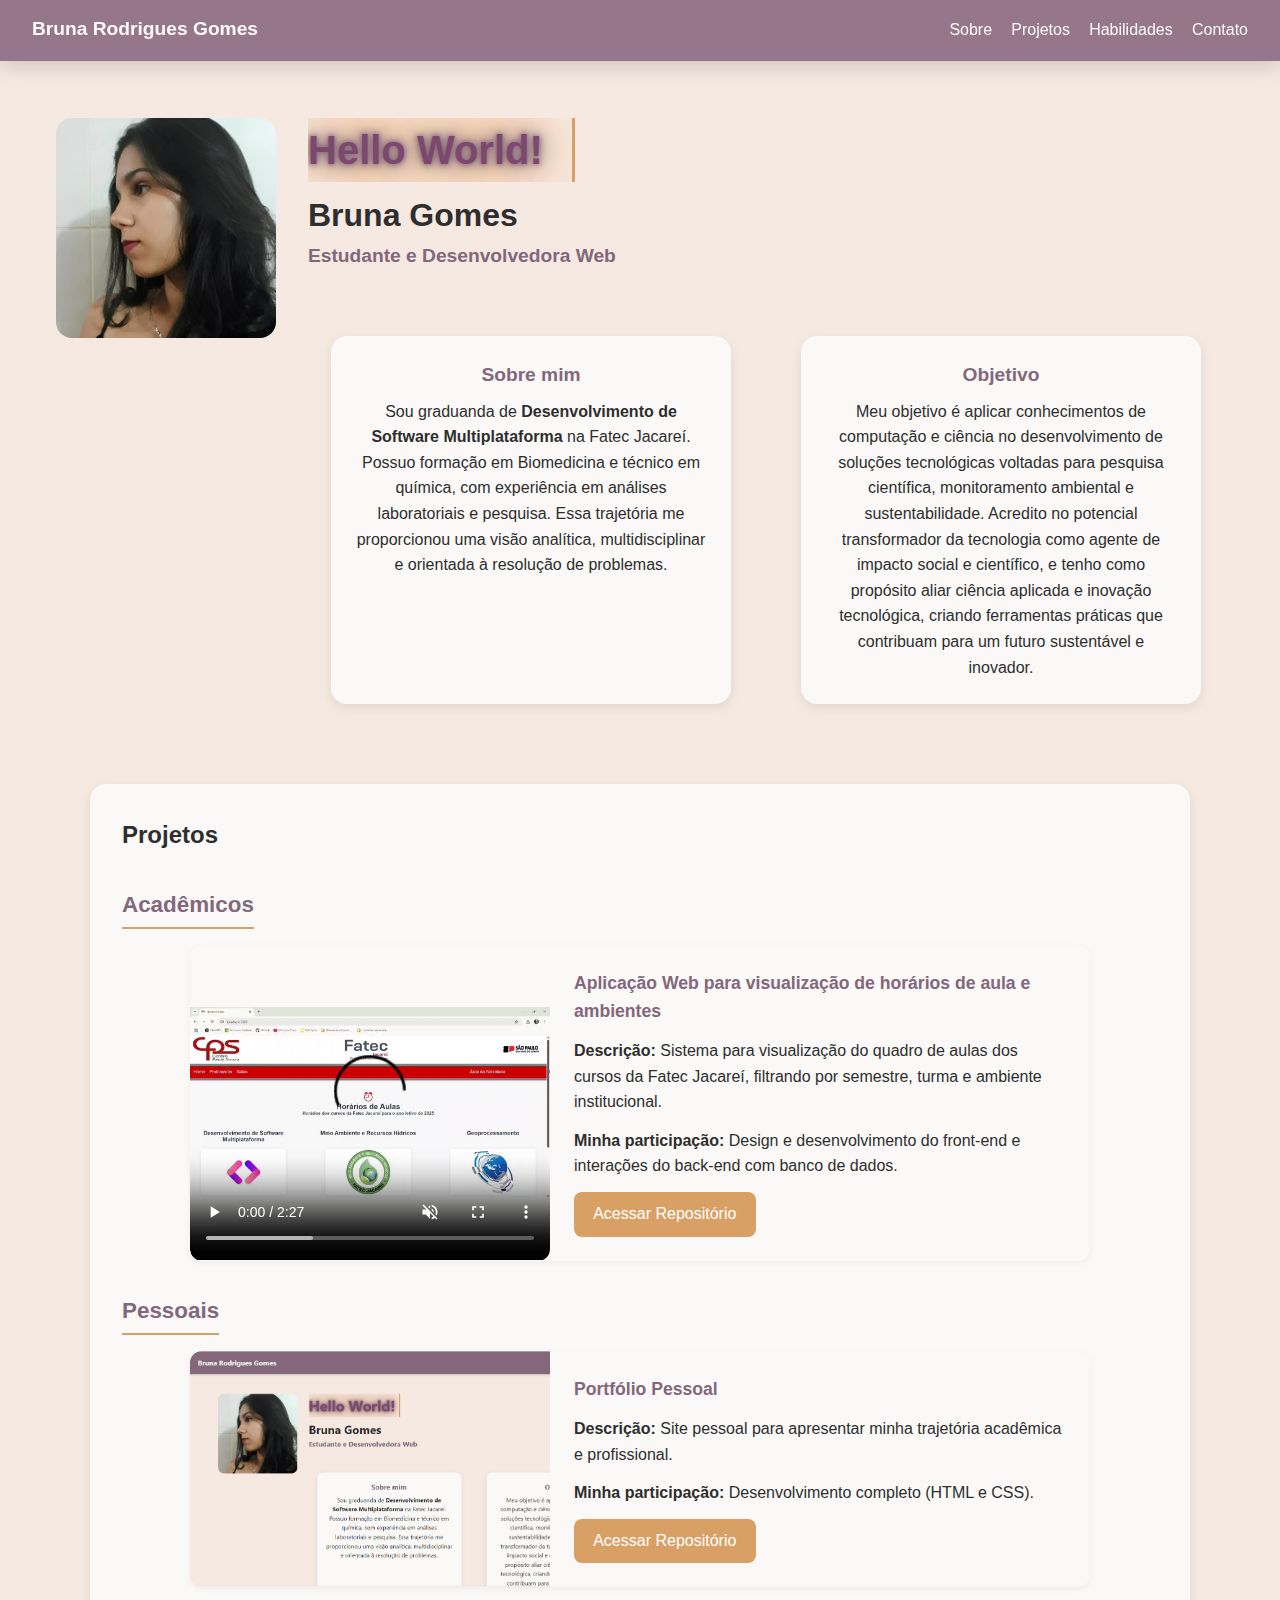
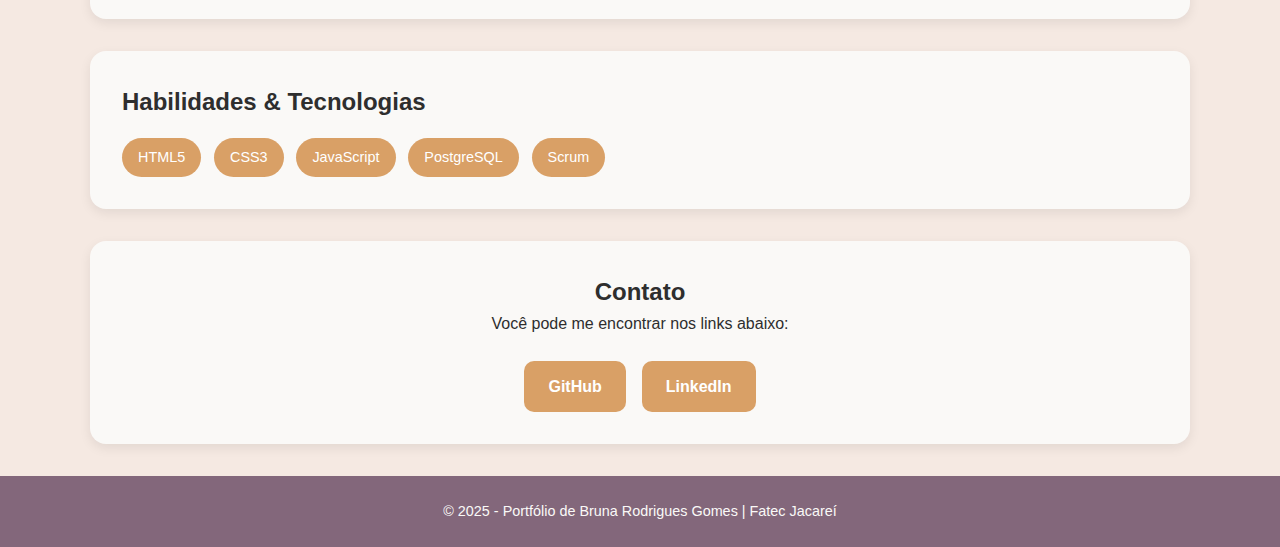
<file: index.html>
<!DOCTYPE html>
<html lang="pt-BR">
<head>
  <meta charset="UTF-8">
  <meta name="viewport" content="width=device-width, initial-scale=1.0">
  <title>Portfólio - Bruna Rodrigues Gomes</title>
  <link rel="stylesheet" href="style.css">
</head>
<body>
  <!-- Navegação -->
  <nav>
    <h1>Bruna Rodrigues Gomes</h1>
    <ul>
      <li><a href="#apresentacao">Sobre</a></li>
      <li><a href="#projetos">Projetos</a></li>
      <li><a href="#habilidades">Habilidades</a></li>
      <li><a href="#contato">Contato</a></li>
    </ul>
  </nav>

  <!-- Seção 1: Apresentação -->
  <section id="apresentacao" class="apresentacao">
    <div class="perfil">
      <!-- Foto -->
      <img src="img/foto.jpeg" alt="Foto de perfil">

      <!-- Info do lado -->
      <div class="info-perfil">
        <!-- Hello World animado -->
        <h1 class="typing-neon">Hello World!</h1>
        
        <!-- Nome e subtítulo -->
        <h2>Bruna Gomes</h2>
        <h3>Estudante e Desenvolvedora Web</h3>

        <!-- Cards de apresentação -->
        <div class="info-cards">
          <div class="card-apresentacao card">
            <h3>Sobre mim</h3>
            <p>Sou graduanda de <strong>Desenvolvimento de Software Multiplataforma</strong> na Fatec Jacareí. 
              Possuo formação em Biomedicina e técnico em química, com experiência em análises laboratoriais e pesquisa.
              Essa trajetória me proporcionou uma visão analítica, multidisciplinar e orientada à resolução de problemas.
            </p>
          </div>

          <div class="card-apresentacao card">
            <h3>Objetivo</h3>
            <p>Meu objetivo é aplicar conhecimentos de computação e ciência no desenvolvimento de soluções tecnológicas voltadas para pesquisa científica, monitoramento ambiental e sustentabilidade. 
 Acredito no potencial transformador da tecnologia como agente de impacto social e científico, e tenho como propósito aliar ciência aplicada e inovação tecnológica, criando ferramentas práticas que contribuam para um futuro sustentável e inovador.</p>
          </div>
        </div>
      </div>
    </div>
  </section>

  <!-- Seção 2: Projetos -->
  <section id="projetos" class="card">
    <h2>Projetos</h2>

    <!-- Projetos Acadêmicos -->
    <h3 class="subtitulo-projetos">Acadêmicos</h3>
    <div class="grid-projetos">
      <div class="projeto">
        <!-- Vídeo local sem som -->
        <div class="video-container">
          <video controls muted>
            <source src="videos/projeto1.mp4" type="video/mp4">
            Seu navegador não suporta o vídeo.
          </video>
        </div>

        <!-- Conteúdo do projeto -->
        <div class="conteudo-projeto">
          <h3>Aplicação Web para visualização de horários de aula e ambientes</h3>
          <p><strong>Descrição:</strong> Sistema para visualização do quadro de aulas dos cursos da Fatec Jacareí, filtrando por semestre, turma e ambiente institucional.</p>
          <p><strong>Minha participação:</strong> Design e desenvolvimento do front-end e interações do back-end com banco de dados.</p>
          <a href="https://github.com/techcastlefatec/horarios-fatec" target="_blank" class="btn-repo">Acessar Repositório</a>
        </div>
      </div>
    </div>

    <!-- Projetos Pessoais -->
    <h3 class="subtitulo-projetos">Pessoais</h3>
    <div class="grid-projetos">
      <div class="projeto">
        <img src="img/projeto3.png" alt="Imagem do Projeto Pessoal">
        <div class="conteudo-projeto">
          <h3>Portfólio Pessoal</h3>
          <p><strong>Descrição:</strong> Site pessoal para apresentar minha trajetória acadêmica e profissional.</p>
          <p><strong>Minha participação:</strong> Desenvolvimento completo (HTML e CSS).</p>
          <a href="https://github.com/seuusuario/seuprojeto" target="_blank" class="btn-repo">Acessar Repositório</a>
        </div>
      </div>
    </div>
  </section>

  <!-- Seção 3: Habilidades -->
  <section id="habilidades" class="card">
    <h2>Habilidades & Tecnologias</h2>
    <div class="skills">
      <span>HTML5</span>
      <span>CSS3</span>
      <span>JavaScript</span>
      <span>PostgreSQL</span>
      <span>Scrum</span>
    </div>
  </section>

  <!-- Seção 4: Contato -->
  <section id="contato" class="card">
    <h2>Contato</h2>
    <p>Você pode me encontrar nos links abaixo:</p>
    <div class="redes-contato">
      <a href="https://github.com/brunagomess26" target="_blank" class="btn-repo">GitHub</a>
      <a href="https://www.linkedin.com/in/bruna-gomes-540778190?utm_source=share&utm_campaign=share_via&utm_content=profile&utm_medium=android_app" target="_blank" class="btn-repo">LinkedIn</a>
    </div>
  </section>

  <!-- Rodapé -->
  <footer>
    <p>© 2025 - Portfólio de Bruna Rodrigues Gomes | Fatec Jacareí</p>
  </footer>
</body>
</html>
</file>
<file: style.css>
/* Reset básico */
* {
  margin: 0;
  padding: 0;
  box-sizing: border-box;
}

body {
  font-family: "Segoe UI", Roboto, sans-serif;
  background: #F5E9E2; /* fundo bege claro */
  color: #2E2E2E; /* texto secundário grafite */
  line-height: 1.6;
  padding-top: 70px; /* espaço para nav fixa */
}

/* Navegação */
nav {
  position: fixed;
  top: 0;
  left: 0;
  width: 100%;
  background: #83677B; /* roxo acinzentado */
  transition: 0.3s, box-shadow 0.3s, transform 0.3s;
  color: #fff;
  display: flex;
  justify-content: space-between;
  align-items: center;
  padding: 1rem 2rem;
  box-shadow: 0 2px 6px rgba(0,0,0,.2);
  z-index: 1000;
}

nav:hover {
  background: #95768A; 
  box-shadow: 0 6px 20px rgba(0,0,0,0.15);
  transform: translateY(-2px);
}

nav h1 {
  font-size: 1.2rem;
  font-weight: bold;
  color: #FAF9F7;
}

nav ul {
  list-style: none;
  display: flex;
  gap: 1.2rem;
}

nav a {
  color: #FAF9F7;
  text-decoration: none;
  transition: 0.3s;
}

nav a:hover {
  color: #D9A066; 
}

/* Cards gerais */
.card {
  background: #FAF9F7;
  border-radius: 16px;
  box-shadow: 0 4px 12px rgba(0,0,0,.08);
  padding: 2rem;
  margin: 2rem auto;
}

/* Seção Apresentação */
.apresentacao {
  max-width: 1200px;
  margin: 2rem auto;
  padding: 1rem;
}

.perfil {
  display: flex;
  flex-direction: column;
  align-items: center;
  gap: 2rem;
  text-align: center;
}

@media (min-width: 768px) {
  .perfil {
    flex-direction: row; /* foto à esquerda, texto à direita */
    align-items: flex-start;
    text-align: left;
  }

  .info-perfil {
    flex: 1;
  }
}

.perfil img {
  width: 220px;
  height: 220px;
  border-radius: 16px;
  object-fit: cover;
}

/* Hello World animado */
.typing-neon {
  font-size: 2.5rem;
  font-weight: bold;
  font-family: "Segoe UI", Roboto, sans-serif;
  color: #7d486e;
  text-shadow:
    0 0 5px #83677B,
    0 0 10px #83677B,
    0 0 20px #83677B,
    0 0 40px #D9A066,
    0 0 80px #D9A066,
    0 0 90px #D9A066;
  white-space: nowrap;
  overflow: hidden;
  border-right: 3px solid #D9A066;
  width: 12ch;
  max-width: 100%;
  animation: typing 3s steps(12) infinite alternate, blink 0.75s step-end infinite;
}

@keyframes typing {
  0% { width: 0; }
  50% { width: 12ch; }
  100% { width: 0; }
}

@keyframes blink {
  50% { border-color: transparent; }
}

/* Nome e subtítulo */
.info-perfil h2 {
  font-size: 2rem;
  color: #2E2E2E;
  margin-top: 0.5rem;
}

.info-perfil h3 {
  font-size: 1.2rem;
  color: #83677B;
  margin-bottom: 1.5rem;
}

/* Dois cards abaixo do texto */
.info-cards {
  display: flex;
  flex-wrap: wrap;
  justify-content: center;
  gap: 1.5rem;
  margin-top: 2rem;
}

.card-apresentacao {
  background: #FAF9F7;
  padding: 1.5rem;
  border-radius: 16px;
  box-shadow: 0 4px 12px rgba(0,0,0,.08);
  text-align: center;
  transition: transform 0.3s, box-shadow 0.3s;
  flex: 1 1 300px;
  max-width: 400px;
}

.card-apresentacao h3 {
  color: #83677B;
  margin-bottom: 0.5rem;
}

.card-apresentacao p {
  color: #2E2E2E;
}

/* Projetos */
#projetos.card {
  max-width: 1100px;
  margin: 2rem auto;
}

.subtitulo-projetos {
  font-size: 1.4rem;
  color: #83677B;
  margin-top: 2rem;
  margin-bottom: 1rem;
  border-bottom: 2px solid #D9A066;
  display: inline-block;
  padding-bottom: 0.3rem;
}

.grid-projetos {
  display: flex;
  flex-direction: column;
  gap: 1.5rem;
  align-items: center;
}

.projeto {
  background: #FAF9F7;
  border-radius: 12px;
  overflow: hidden;
  box-shadow: 0 2px 6px rgba(0,0,0,.05);
  display: flex;
  flex-direction: column;
  width: 100%;
  max-width: 900px;
  transition: transform 0.3s ease, box-shadow 0.3s ease;
}

.projeto:hover {
  transform: translateY(-4px);
  box-shadow: 0 6px 14px rgba(0,0,0,.15);
}

.projeto img {
  width: 100%;
  height: 200px;
  object-fit: cover;
}

.conteudo-projeto {
  padding: 1.5rem;
  display: flex;
  flex-direction: column;
  gap: 0.8rem;
}

.conteudo-projeto h3 {
  color: #83677B;
  font-size: 1.1rem;
}

/* Botão do repositório */
.btn-repo {
  align-self: flex-start;
  background: #D9A066;
  color: #fff;
  padding: 0.6rem 1.2rem;
  border-radius: 8px;
  text-decoration: none;
  font-weight: 500;
  transition: 0.3s, transform 0.3s, box-shadow 0.3s;
}

.btn-repo:hover {
  background: linear-gradient(45deg, #D9A066, #83677B);
  transform: translateY(-2px);
  box-shadow: 0 4px 12px rgba(0,0,0,0.15);
}

/* Vídeo responsivo */
.video-container {
  position: relative;
  width: 100%;
  padding-bottom: 70%;
  height: 0;
  overflow: hidden;
  border-radius: 12px;
}

.video-container video {
  position: absolute;
  top: 0;
  left: 0;
  width: 100%;
  height: 100%;
  object-fit: contain;
}

/* Habilidades e Contato centralizados com mesma largura de Projetos */
#habilidades.card,
#contato.card {
  max-width: 1100px;
  margin: 2rem auto;
}

/* Habilidades */
.skills {
  display: flex;
  flex-wrap: wrap;
  gap: 0.8rem;
  margin-top: 1rem;
}

.skills span {
  background: #D9A066;
  color: #fff;
  padding: 0.5rem 1rem;
  border-radius: 999px;
  font-size: 0.9rem;
  transition: 0.3s, transform 0.3s, opacity 0.3s;
}

.skills span:hover {
  background: linear-gradient(90deg, #D9A066, #83677B);
  transform: scale(1.05);
  opacity: 0.9;
}

/* Contato */
#contato {
  text-align: center;
}

.redes-contato {
  margin-top: 1.5rem;
  display: flex;
  justify-content: center;
  gap: 1rem;
}

.redes-contato .btn-repo {
  padding: 0.8rem 1.5rem;
  font-weight: bold;
  border-radius: 10px;
}

.redes-contato .btn-repo:hover {
  background: linear-gradient(45deg, #D9A066, #83677B);
  transform: translateY(-2px);
  box-shadow: 0 4px 12px rgba(0,0,0,0.15);
}

/* Rodapé */
footer {
  text-align: center;
  padding: 1.5rem;
  margin-top: 2rem;
  background: #83677B;
  color: #FAF9F7;
  font-size: 0.9rem;
}

/* Responsividade */
@media (min-width: 768px) {
  .projeto {
    flex-direction: row;
    align-items: stretch;
  }

  .projeto img,
  .projeto .video-container {
    width: 40%;
    height: auto;
    padding-bottom: 0;
  }

  .conteudo-projeto {
    width: 60%;
  }
}

@media (max-width: 767px) {
  .perfil {
    flex-direction: column;
    align-items: center;
    text-align: center;
  }

  .perfil img {
    width: 180px;
    height: 180px;
  }

  .info-perfil h2 {
    font-size: 1.5rem;
  }

  .info-perfil p {
    font-size: 1rem;
  }
}
</file>
